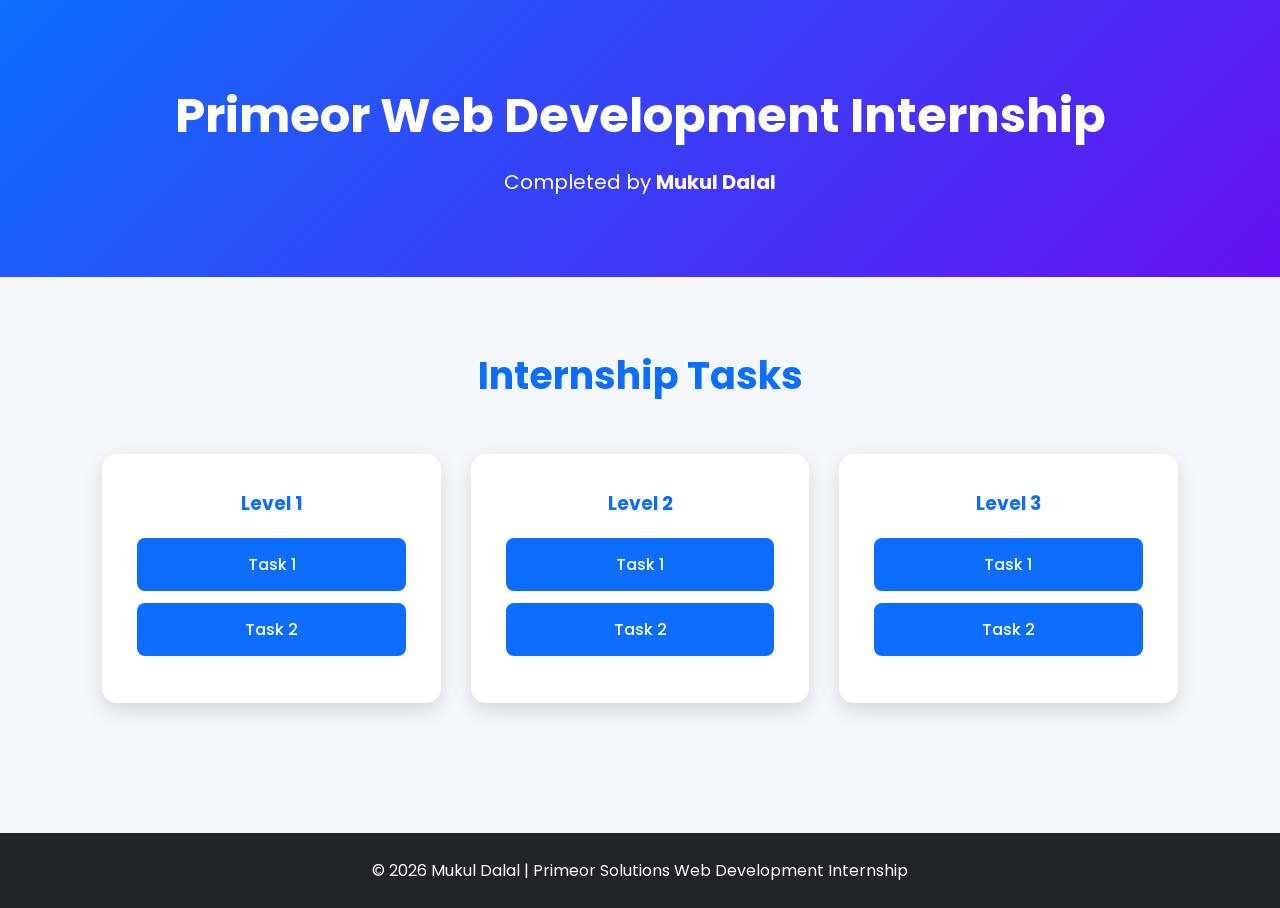
<file: index.html>
<!DOCTYPE html>
<html lang="en">

<head>
    <meta charset="UTF-8">
    <meta name="viewport" content="width=device-width, initial-scale=1.0">
    <title>Primeor Web Development Internship</title>

    <link rel="stylesheet" href="style.css">

    <link rel="preconnect" href="https://fonts.googleapis.com">
    <link rel="preconnect" href="https://fonts.gstatic.com" crossorigin>

    <link href="https://fonts.googleapis.com/css2?family=Poppins:wght@300;400;500;600;700&display=swap"
        rel="stylesheet">
</head>

<body>

    <header>

        <h1>Primeor Web Development Internship</h1>

        <p>
            Completed by <strong>Mukul Dalal</strong>
        </p>

    </header>

    <section class="projects">

        <h2>Internship Tasks</h2>

        <div class="cards">

            <div class="card">

                <h3>Level 1</h3>

                <a href="Level-1/Task-1/index.html">Task 1</a>

                <a href="Level-1/Task-2/index.html">Task 2</a>

            </div>

            <div class="card">

                <h3>Level 2</h3>

                <a href="Level-2/Task-1/index.html">Task 1</a>

                <a href="Level-2/Task-2/index.html">Task 2</a>

            </div>

            <div class="card">

                <h3>Level 3</h3>

                <a href="Level-3/Task-1/index.html">Task 1</a>

                <a href="Level-3/Task-2/index.html">Task 2</a>

            </div>

        </div>

    </section>

    <footer>

        <p>
            © 2026 Mukul Dalal | Primeor Solutions Web Development Internship
        </p>

    </footer>

</body>

</html>
</file>
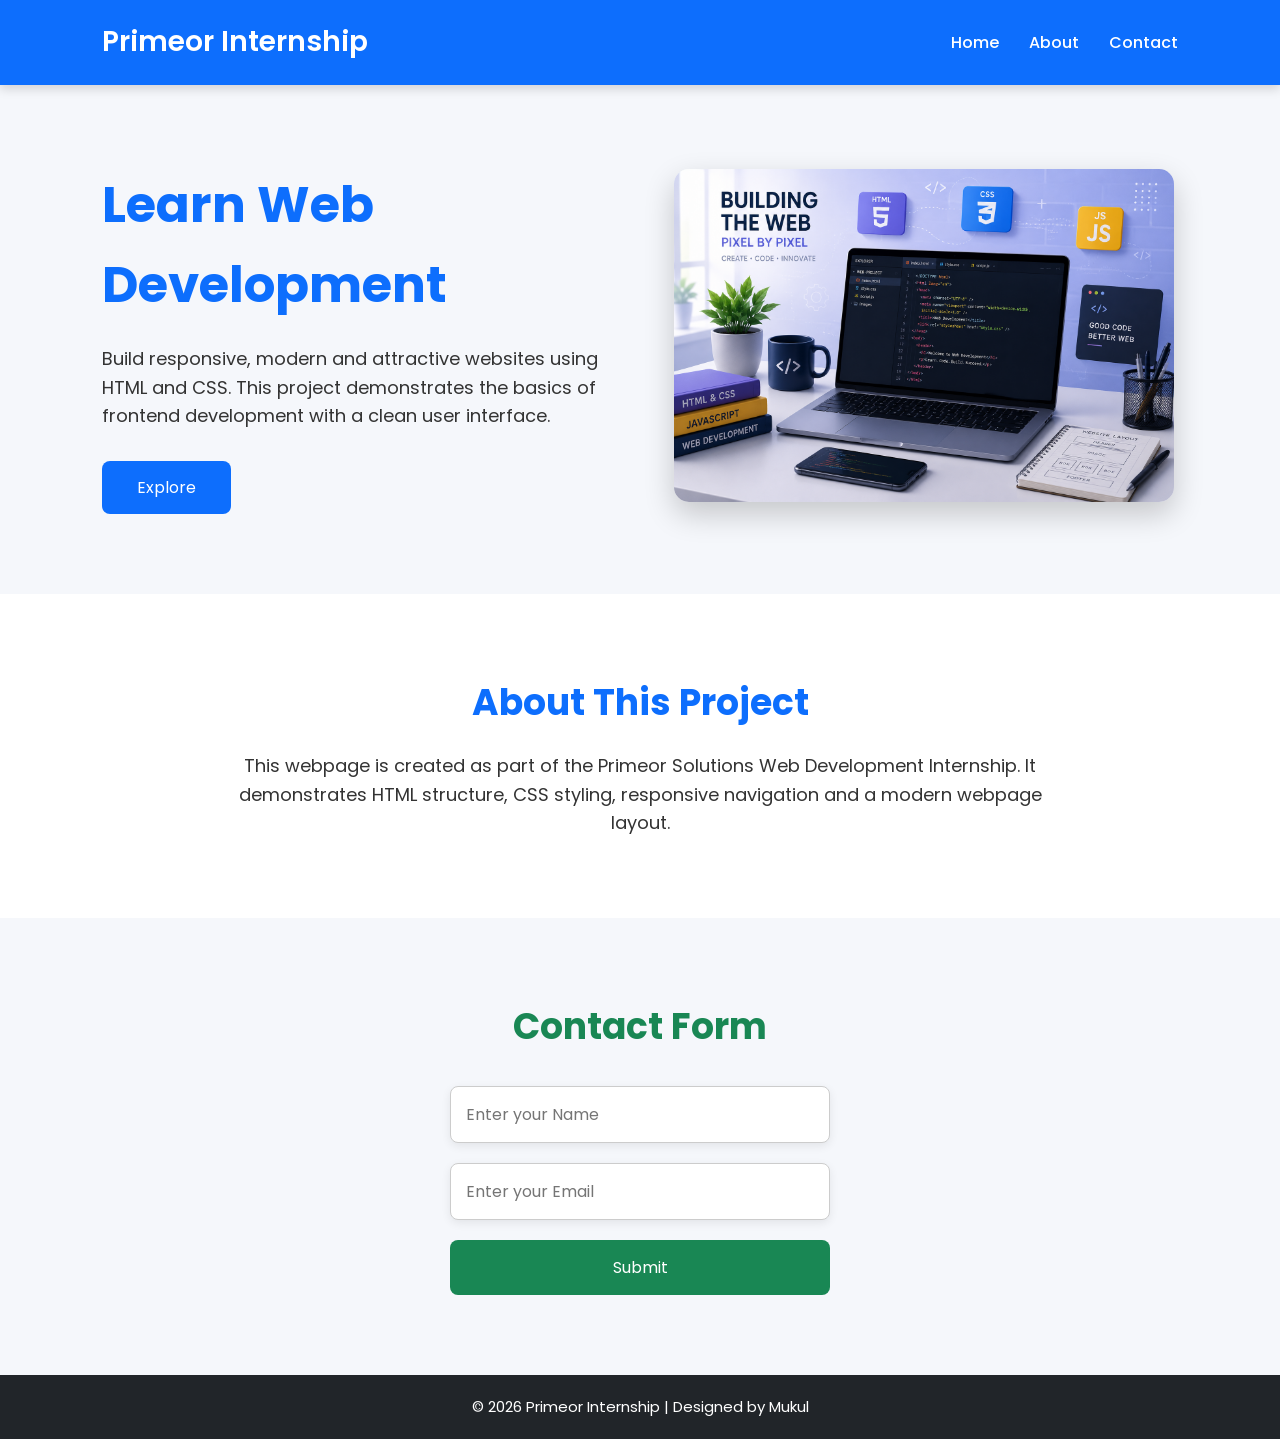
<file: Level-1/Task-1/index.html>
<!DOCTYPE html>
<html lang="en">

<head>
    <meta charset="UTF-8">
    <meta name="viewport" content="width=device-width, initial-scale=1.0">

    <title>Web Development</title>

    <link rel="stylesheet" href="style.css">

    <link rel="preconnect" href="https://fonts.googleapis.com">
    <link rel="preconnect" href="https://fonts.gstatic.com" crossorigin>

    <link href="https://fonts.googleapis.com/css2?family=Poppins:wght@300;400;500;600;700&display=swap"
        rel="stylesheet">
</head>

<body>

    <nav>

        <h2>Primeor Internship</h2>

        <ul>

            <li><a href="#">Home</a></li>

            <li><a href="#about">About</a></li>

            <li><a href="#contact">Contact</a></li>

        </ul>

    </nav>

    <section class="hero">

        <div class="content">

            <h1>Learn Web Development</h1>

            <p>
                Build responsive, modern and attractive websites using
                HTML and CSS. This project demonstrates the basics of
                frontend development with a clean user interface.
            </p>

            <button>Explore</button>

        </div>

        <div class="image">

            <img src="images/web-dev.png" alt="Web Development">

        </div>

    </section>

    <section id="about" class="about">

        <h2>About This Project</h2>

        <p>

            This webpage is created as part of the Primeor Solutions
            Web Development Internship. It demonstrates HTML structure,
            CSS styling, responsive navigation and a modern webpage layout.

        </p>

    </section>

    <section id="contact" class="contact">

        <h2>Contact Form</h2>

        <form>

            <input type="text" placeholder="Enter your Name" required>

            <input type="email" placeholder="Enter your Email" required>

            <button type="submit">
                Submit
            </button>

        </form>

    </section>

    <footer>

        <p>© 2026 Primeor Internship | Designed by Mukul</p>

    </footer>

</body>

</html>
</file>
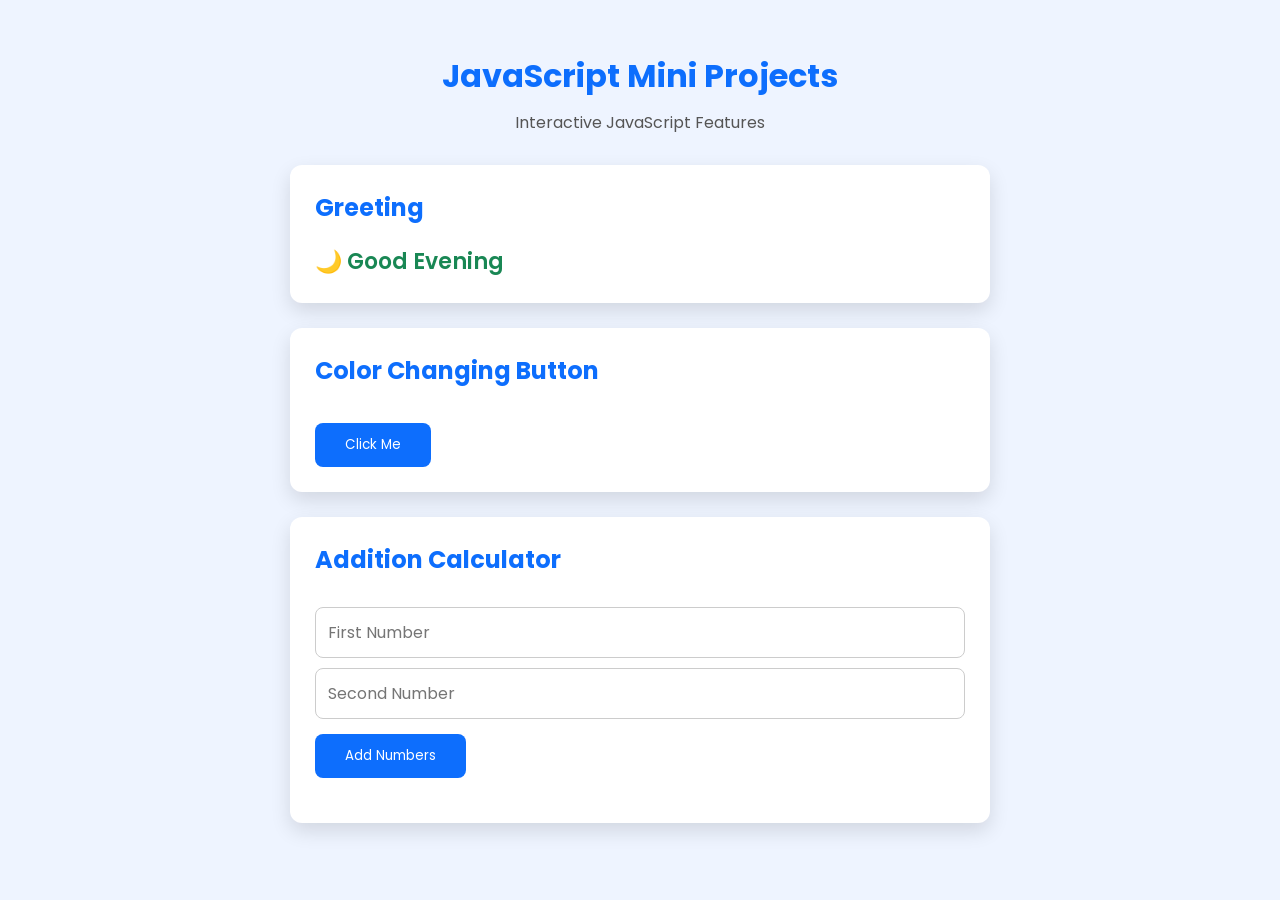
<file: Level-1/Task-2/index.html>
<!DOCTYPE html>
<html lang="en">
<head>
    <meta charset="UTF-8">
    <meta name="viewport" content="width=device-width, initial-scale=1.0">
    <title>JavaScript Task</title>

    <link rel="stylesheet" href="style.css">

    <link href="https://fonts.googleapis.com/css2?family=Poppins:wght@300;400;600;700&display=swap" rel="stylesheet">
</head>
<body>

<div class="container">

    <h1>JavaScript Mini Projects</h1>

    <p class="subtitle">
        Interactive JavaScript Features
    </p>

    <!-- Greeting -->

    <div class="card">

        <h2>Greeting</h2>

        <p id="greeting"></p>

    </div>

    <!-- Color Button -->

    <div class="card">

        <h2>Color Changing Button</h2>

        <button id="colorBtn">
            Click Me
        </button>

    </div>

    <!-- Calculator -->

    <div class="card">

        <h2>Addition Calculator</h2>

        <input
            type="number"
            id="num1"
            placeholder="First Number">

        <input
            type="number"
            id="num2"
            placeholder="Second Number">

        <button onclick="calculate()">
            Add Numbers
        </button>

        <h3 id="result"></h3>

    </div>

</div>

<script src="script.js"></script>

</body>
</html>
</file>
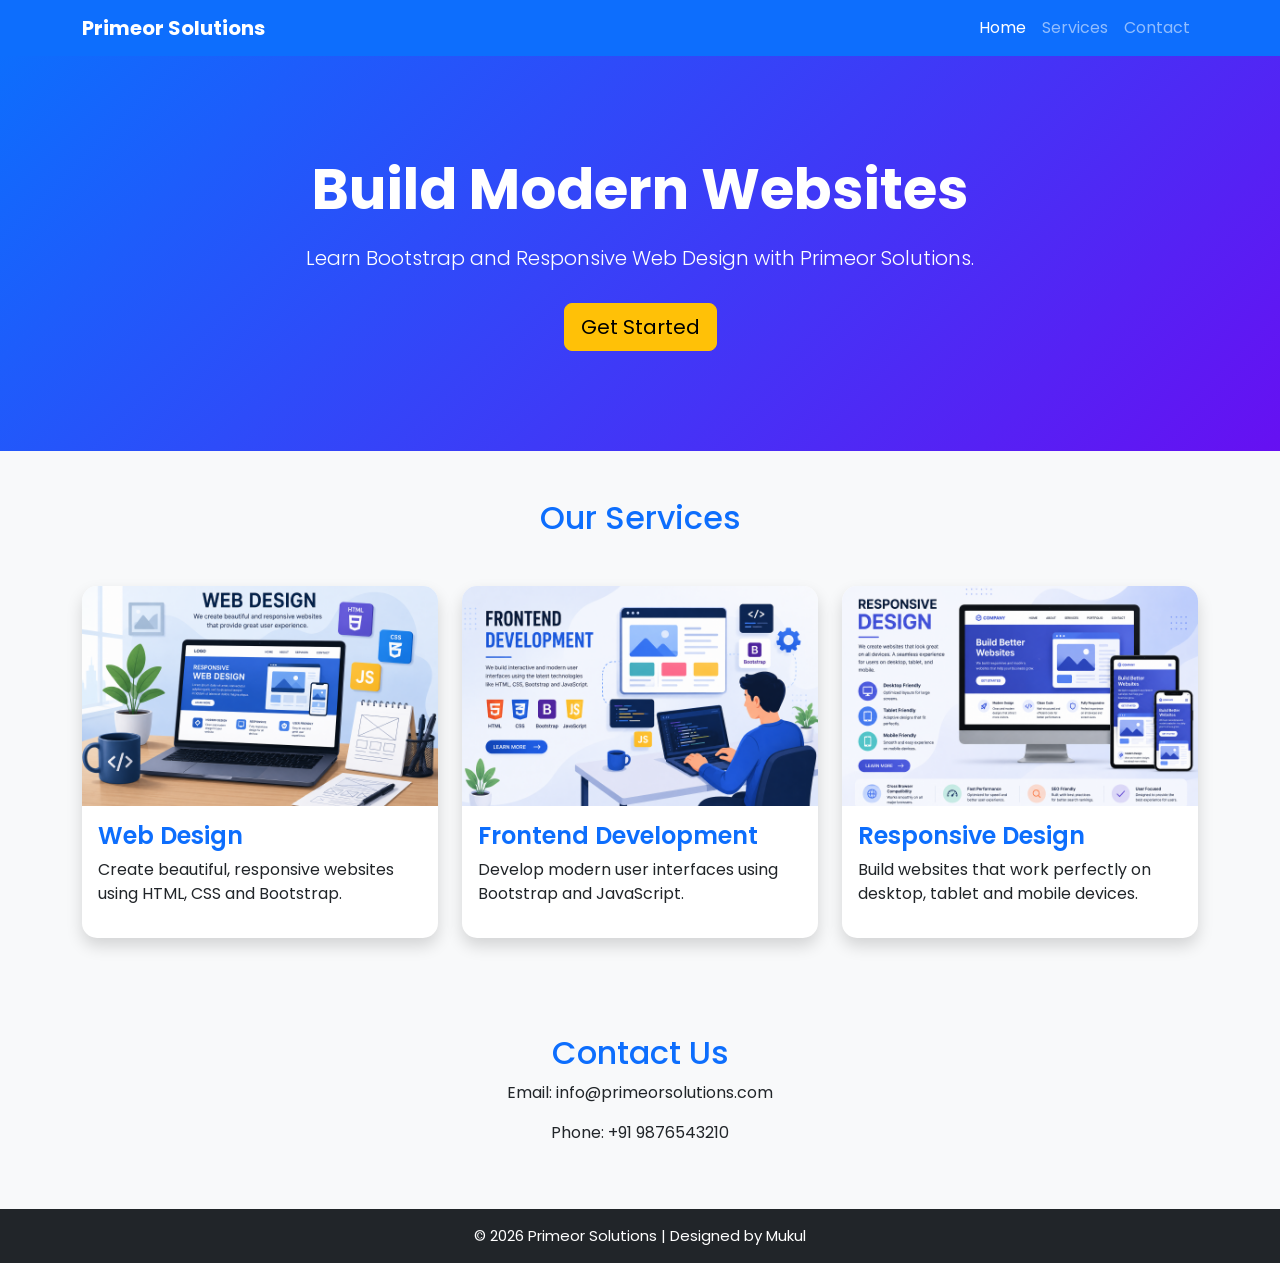
<file: Level-2/Task-1/index.html>
<!DOCTYPE html>
<html lang="en">

<head>

<meta charset="UTF-8">
<meta name="viewport" content="width=device-width, initial-scale=1.0">

<title>Primeor Solutions</title>

<link href="https://cdn.jsdelivr.net/npm/bootstrap@5.3.3/dist/css/bootstrap.min.css" rel="stylesheet">

<link rel="stylesheet" href="style.css">

<link href="https://fonts.googleapis.com/css2?family=Poppins:wght@300;400;500;600;700&display=swap" rel="stylesheet">

</head>

<body>

<!-- Navbar -->

<nav class="navbar navbar-expand-lg navbar-dark bg-primary">

<div class="container">

<a class="navbar-brand fw-bold" href="#">Primeor Solutions</a>

<button class="navbar-toggler" type="button" data-bs-toggle="collapse" data-bs-target="#navbarNav">

<span class="navbar-toggler-icon"></span>

</button>

<div class="collapse navbar-collapse" id="navbarNav">

<ul class="navbar-nav ms-auto">

<li class="nav-item">

<a class="nav-link active" href="#">Home</a>

</li>

<li class="nav-item">

<a class="nav-link" href="#services">Services</a>

</li>

<li class="nav-item">

<a class="nav-link" href="#contact">Contact</a>

</li>

</ul>

</div>

</div>

</nav>

<!-- Hero -->

<section class="hero text-center text-white">

<div class="container">

<h1 class="display-4 fw-bold">

Build Modern Websites

</h1>

<p class="lead">

Learn Bootstrap and Responsive Web Design with Primeor Solutions.

</p>

<a href="#services" class="btn btn-warning btn-lg">

Get Started

</a>

</div>

</section>

<!-- Services -->

<section id="services" class="py-5">

<div class="container">

<h2 class="text-center mb-5 text-primary">

Our Services

</h2>

<div class="row g-4">

<div class="col-md-4">

<div class="card h-100 shadow">

<img src="images/service1.png" class="card-img-top" alt="Web Design">

<div class="card-body">

<h4 class="card-title">

Web Design

</h4>

<p>

Create beautiful, responsive websites using HTML, CSS and Bootstrap.

</p>

</div>

</div>

</div>

<div class="col-md-4">

<div class="card h-100 shadow">

<img src="images/service2.png" class="card-img-top" alt="Frontend">

<div class="card-body">

<h4 class="card-title">

Frontend Development

</h4>

<p>

Develop modern user interfaces using Bootstrap and JavaScript.

</p>

</div>

</div>

</div>

<div class="col-md-4">

<div class="card h-100 shadow">

<img src="images/service3.png" class="card-img-top" alt="Responsive">

<div class="card-body">

<h4 class="card-title">

Responsive Design

</h4>

<p>

Build websites that work perfectly on desktop, tablet and mobile devices.

</p>

</div>

</div>

</div>

</div>

</div>

</section>

<!-- Contact -->

<section id="contact" class="bg-light py-5">

<div class="container text-center">

<h2 class="text-primary">

Contact Us

</h2>

<p>

Email: info@primeorsolutions.com

</p>

<p>

Phone: +91 9876543210

</p>

</div>

</section>

<!-- Footer -->

<footer class="bg-dark text-white text-center p-3">

© 2026 Primeor Solutions | Designed by Mukul

</footer>

<script src="https://cdn.jsdelivr.net/npm/bootstrap@5.3.3/dist/js/bootstrap.bundle.min.js"></script>

</body>

</html>
</file>
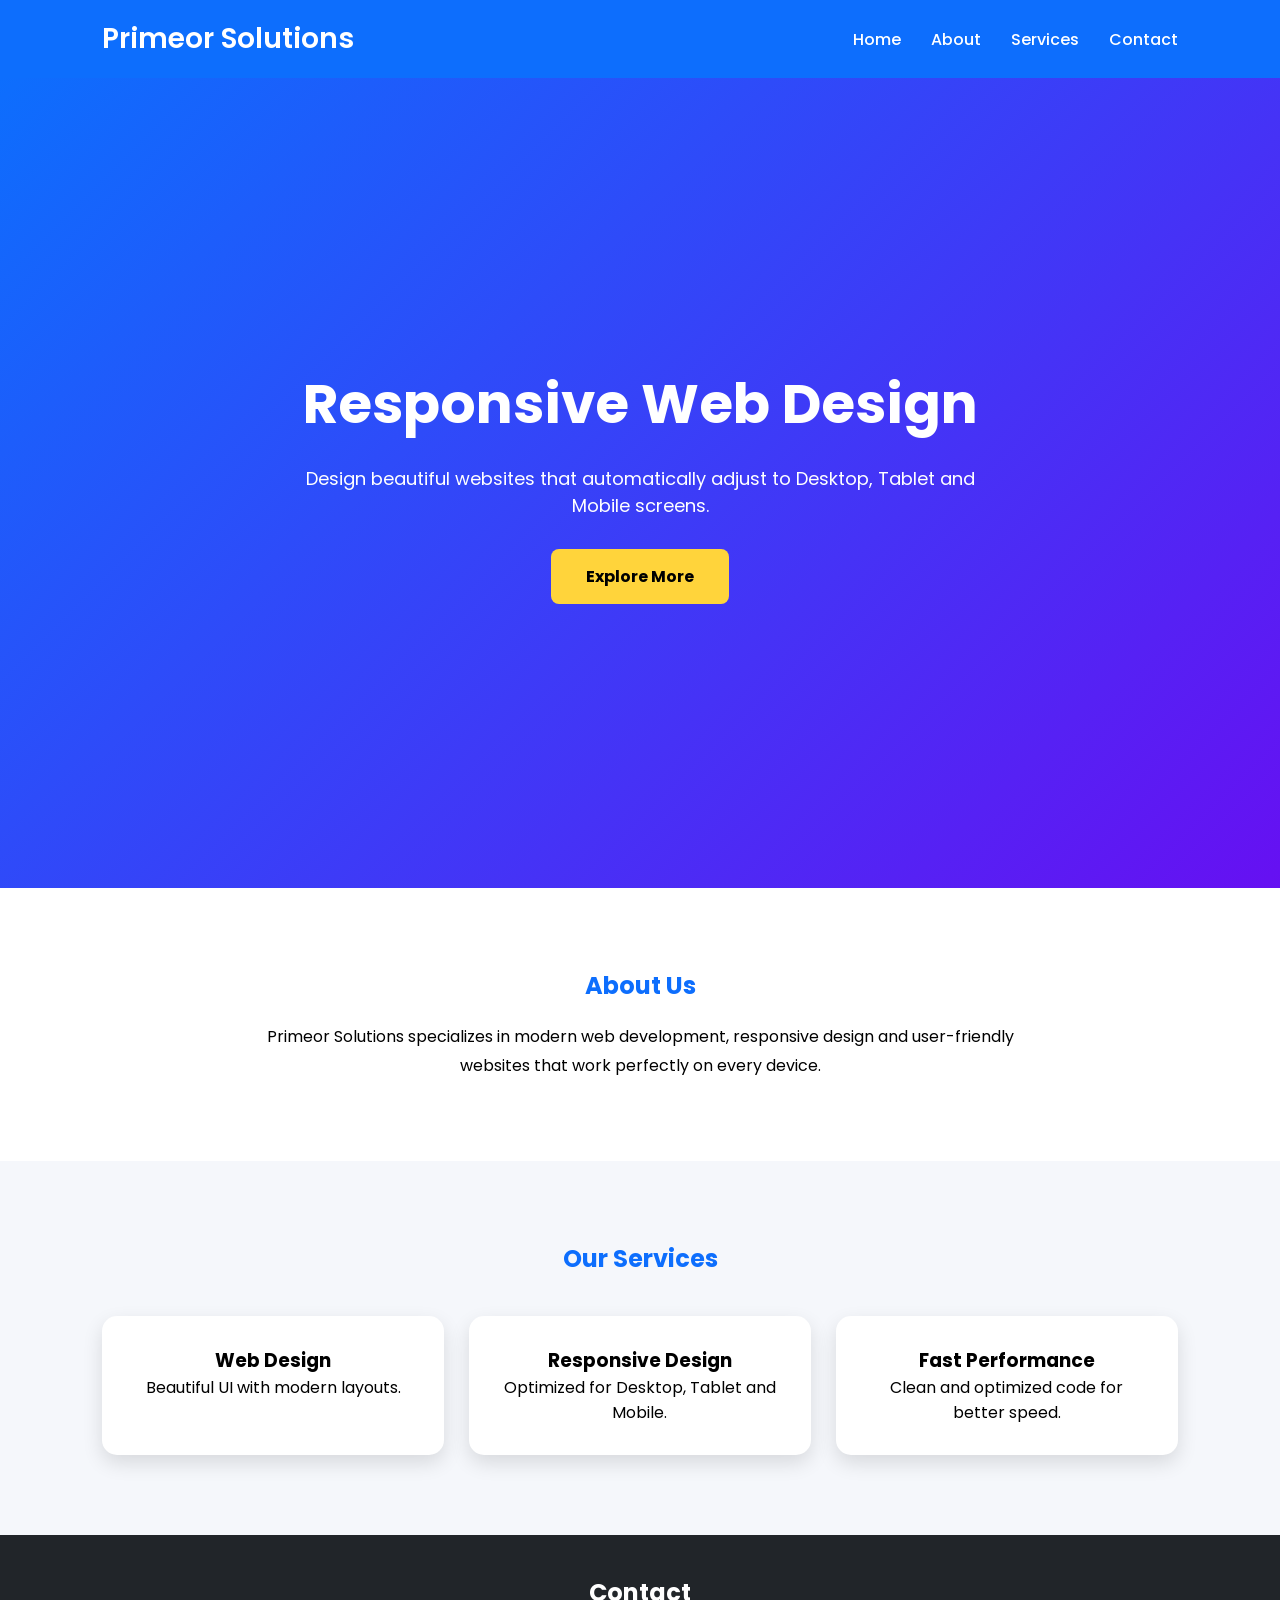
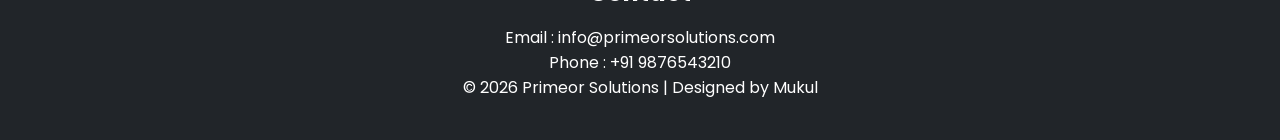
<file: Level-2/Task-2/index.html>
<!DOCTYPE html>
<html lang="en">

<head>

<meta charset="UTF-8">
<meta name="viewport" content="width=device-width, initial-scale=1.0">

<title>Responsive Website</title>

<link rel="preconnect" href="https://fonts.googleapis.com">
<link rel="preconnect" href="https://fonts.gstatic.com" crossorigin>

<link href="https://fonts.googleapis.com/css2?family=Poppins:wght@300;400;500;600;700&display=swap" rel="stylesheet">

<link rel="stylesheet" href="style.css">

</head>

<body>

<nav>

<div class="logo">
Primeor Solutions
</div>

<div class="menu-btn" id="menuBtn">
&#9776;
</div>

<ul class="nav-links" id="navLinks">

<li><a href="#home">Home</a></li>

<li><a href="#about">About</a></li>

<li><a href="#services">Services</a></li>

<li><a href="#contact">Contact</a></li>

</ul>

</nav>

<section id="home" class="hero">

<h1>Responsive Web Design</h1>

<p>

Design beautiful websites that automatically adjust
to Desktop, Tablet and Mobile screens.

</p>

<button onclick="document.getElementById('services').scrollIntoView({behavior:'smooth'})">

Explore More

</button>

</section>

<section id="about" class="about">

<h2>About Us</h2>

<p>

Primeor Solutions specializes in modern web development,
responsive design and user-friendly websites that work
perfectly on every device.

</p>

</section>

<section id="services" class="services">

<h2>

Our Services

</h2>

<div class="cards">

<div class="card">

<h3>Web Design</h3>

<p>

Beautiful UI with modern layouts.

</p>

</div>

<div class="card">

<h3>Responsive Design</h3>

<p>

Optimized for Desktop, Tablet and Mobile.

</p>

</div>

<div class="card">

<h3>Fast Performance</h3>

<p>

Clean and optimized code for better speed.

</p>

</div>

</div>

</section>

<footer id="contact">

<h2>Contact</h2>

<p>Email : info@primeorsolutions.com</p>

<p>Phone : +91 9876543210</p>

<p>

© 2026 Primeor Solutions | Designed by Mukul

</p>

</footer>

<script src="script.js"></script>

</body>

</html>
</file>
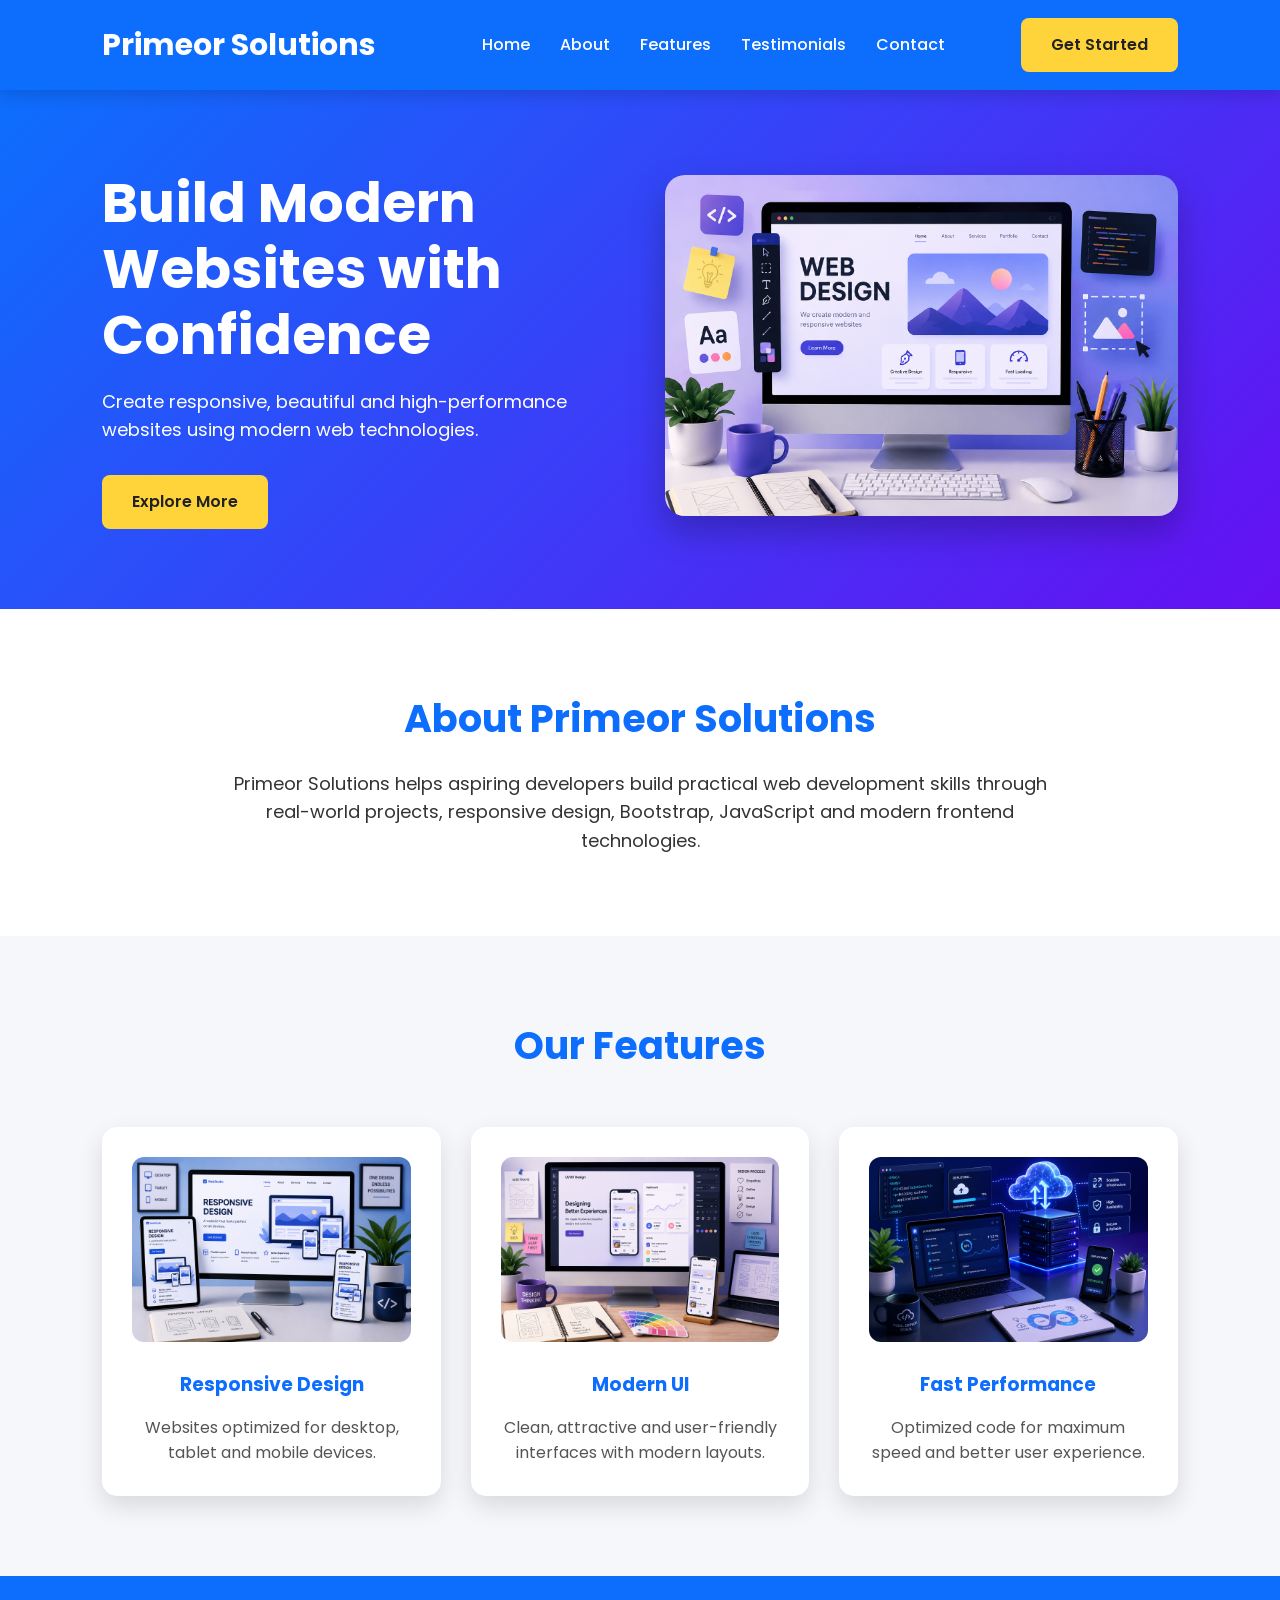
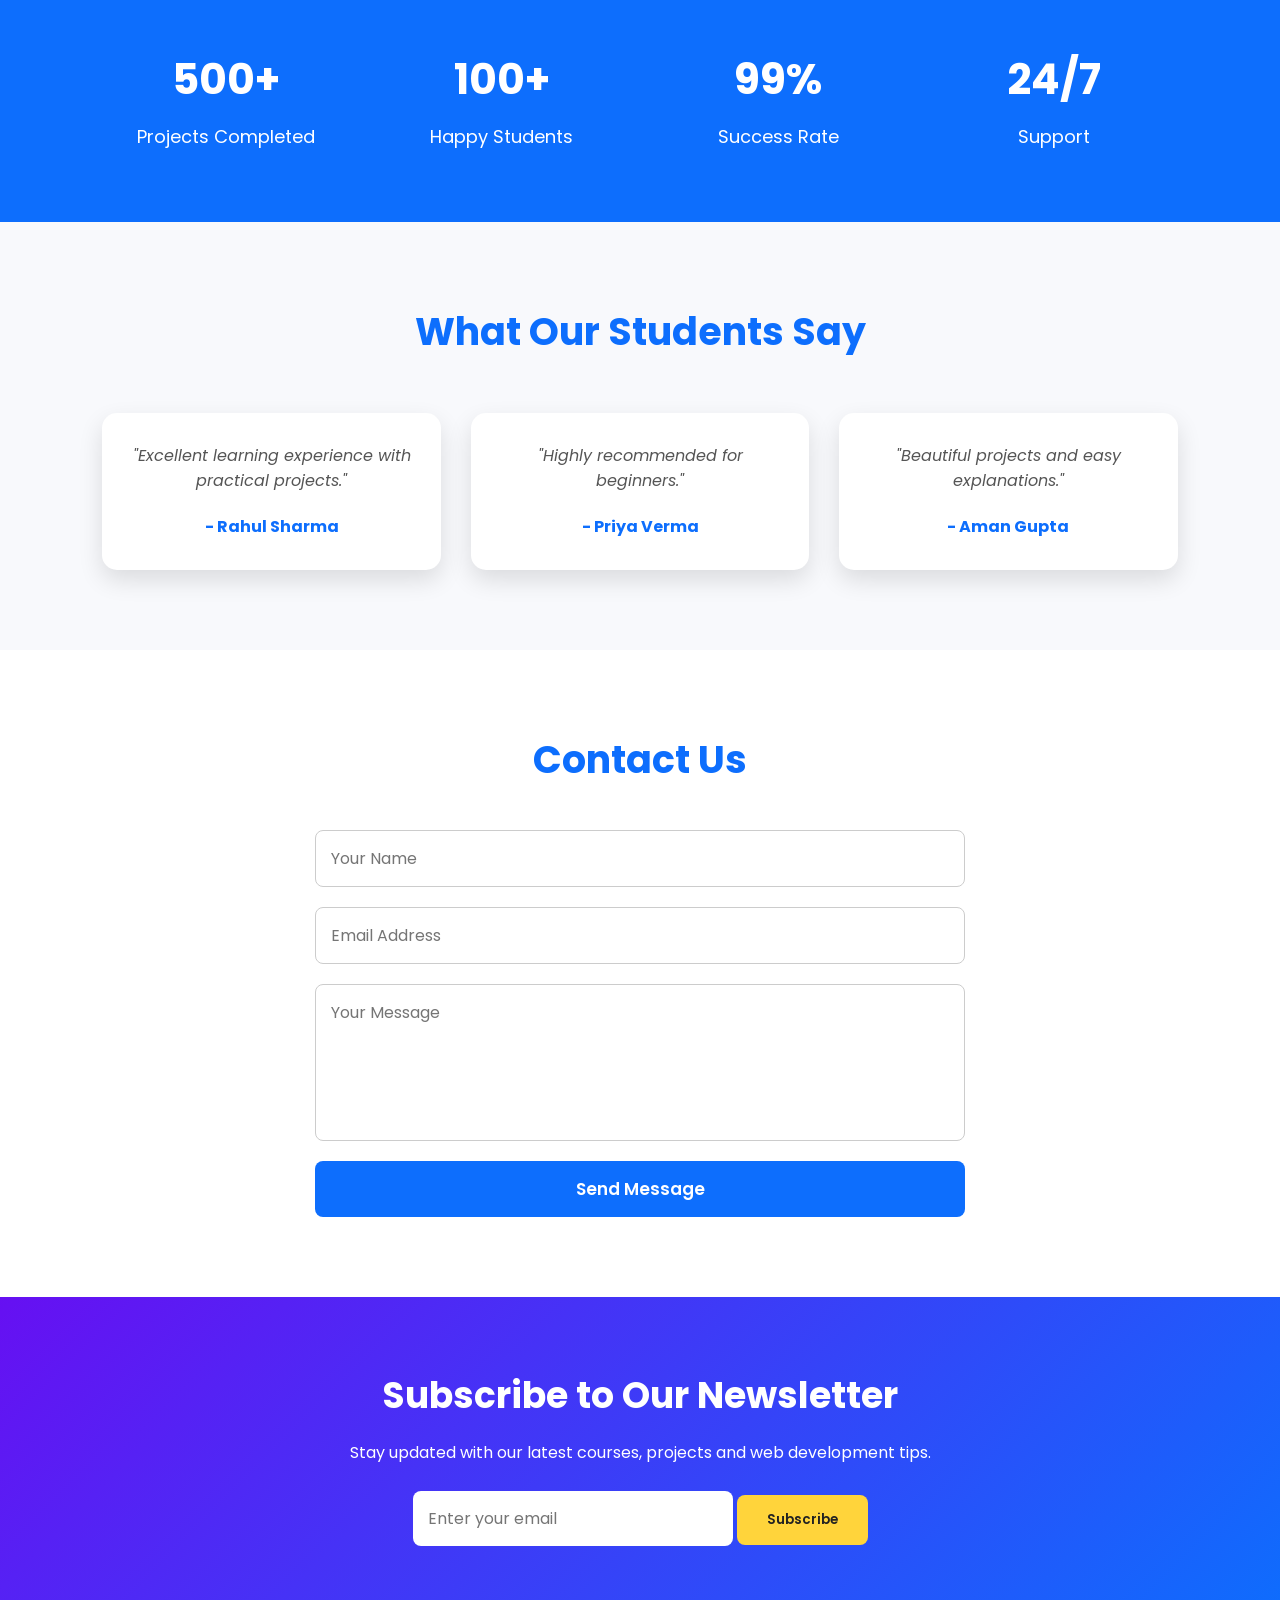
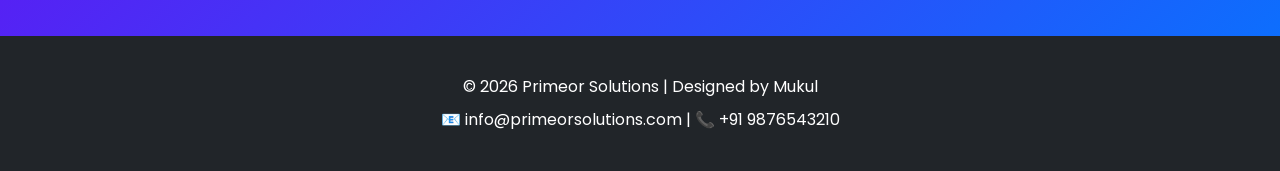
<file: Level-3/Task-2/index.html>
<!DOCTYPE html>
<html lang="en">

<head>
    <meta charset="UTF-8">
    <meta name="viewport" content="width=device-width, initial-scale=1.0">
    <title>Primeor Solutions</title>

    <link rel="stylesheet" href="style.css">

    <link rel="preconnect" href="https://fonts.googleapis.com">
    <link rel="preconnect" href="https://fonts.gstatic.com" crossorigin>

    <link href="https://fonts.googleapis.com/css2?family=Poppins:wght@300;400;500;600;700&display=swap"
        rel="stylesheet">
</head>

<body>

    <!-- Navigation -->

    <nav>

        <div class="logo">
            Primeor Solutions
        </div>

        <div class="menu-btn" id="menuBtn">
            &#9776;
        </div>

        <ul class="nav-links" id="navLinks">

            <li><a href="#home">Home</a></li>

            <li><a href="#about">About</a></li>

            <li><a href="#features">Features</a></li>

            <li><a href="#testimonials">Testimonials</a></li>

            <li><a href="#contact">Contact</a></li>

        </ul>

        <a href="#contact" class="btn-nav">Get Started</a>

    </nav>

    <!-- Hero Section -->

    <section class="hero" id="home">

        <div class="hero-text">

            <h1>Build Modern Websites with Confidence</h1>

            <p>
                Create responsive, beautiful and high-performance websites
                using modern web technologies.
            </p>

            <a href="#features" class="btn">
                Explore More
            </a>

        </div>

        <div class="hero-image">

            <img src="images/img1.png" alt="Web Development Illustration">

        </div>

    </section>

    <!-- About -->

    <section class="about" id="about">

        <h2>About Primeor Solutions</h2>

        <p>
            Primeor Solutions helps aspiring developers build practical web
            development skills through real-world projects, responsive design,
            Bootstrap, JavaScript and modern frontend technologies.
        </p>

    </section>

    <!-- Features -->

    <section class="features" id="features">

        <h2>Our Features</h2>

        <div class="feature-container">

            <div class="feature-card">

                <img src="images/img3.png" alt="Responsive Design">

                <h3>Responsive Design</h3>

                <p>
                    Websites optimized for desktop, tablet and mobile devices.
                </p>

            </div>

            <div class="feature-card">

                <img src="images/img4.png" alt="Modern UI">

                <h3>Modern UI</h3>

                <p>
                    Clean, attractive and user-friendly interfaces with modern layouts.
                </p>

            </div>

            <div class="feature-card">

                <img src="images/img5.png" alt="Fast Performance">

                <h3>Fast Performance</h3>

                <p>
                    Optimized code for maximum speed and better user experience.
                </p>

            </div>

        </div>

    </section>

    <!-- Statistics -->

    <section class="stats">

        <div>
            <h2>500+</h2>
            <p>Projects Completed</p>
        </div>

        <div>
            <h2>100+</h2>
            <p>Happy Students</p>
        </div>

        <div>
            <h2>99%</h2>
            <p>Success Rate</p>
        </div>

        <div>
            <h2>24/7</h2>
            <p>Support</p>
        </div>

    </section>

    <!-- Testimonials -->

    <section class="testimonials" id="testimonials">

        <h2>What Our Students Say</h2>

        <div class="testimonial-container">

            <div class="testimonial">

                <p>
                    "Excellent learning experience with practical projects."
                </p>

                <h4>- Rahul Sharma</h4>

            </div>

            <div class="testimonial">

                <p>
                    "Highly recommended for beginners."
                </p>

                <h4>- Priya Verma</h4>

            </div>

            <div class="testimonial">

                <p>
                    "Beautiful projects and easy explanations."
                </p>

                <h4>- Aman Gupta</h4>

            </div>

        </div>

    </section>

    <!-- Contact -->

    <section class="contact" id="contact">

        <h2>Contact Us</h2>

        <form>

            <input type="text" placeholder="Your Name" required>

            <input type="email" placeholder="Email Address" required>

            <textarea placeholder="Your Message" rows="5" required></textarea>

            <button type="submit">
                Send Message
            </button>

        </form>

    </section>

    <!-- Newsletter -->

    <section class="newsletter">

        <h2>Subscribe to Our Newsletter</h2>

        <p>
            Stay updated with our latest courses, projects and web development tips.
        </p>

        <input type="email" placeholder="Enter your email">

        <button type="button">
            Subscribe
        </button>

    </section>

    <!-- Footer -->

    <footer>

        <p>
            © 2026 Primeor Solutions | Designed by Mukul
        </p>

        <p>
            📧 info@primeorsolutions.com |
            📞 +91 9876543210
        </p>

    </footer>

    <script src="script.js"></script>

</body>

</html>
</file>
<file: style.css>
*{
    margin:0;
    padding:0;
    box-sizing:border-box;
    font-family:'Poppins',sans-serif;
}

body{
    background:#f4f7fb;
    color:#333;
}

header{
    background:linear-gradient(135deg,#0d6efd,#6610f2);
    color:white;
    text-align:center;
    padding:80px 20px;
}

header h1{
    font-size:48px;
    margin-bottom:15px;
}

header p{
    font-size:20px;
}

.projects{
    padding:70px 8%;
    text-align:center;
}

.projects h2{
    font-size:38px;
    color:#0d6efd;
    margin-bottom:50px;
}

.cards{
    display:grid;
    grid-template-columns:repeat(auto-fit,minmax(280px,1fr));
    gap:30px;
}

.card{
    background:white;
    padding:35px;
    border-radius:15px;
    box-shadow:0 8px 20px rgba(0,0,0,.12);
    transition:.3s;
}

.card:hover{
    transform:translateY(-8px);
}

.card h3{
    color:#0d6efd;
    margin-bottom:20px;
}

.card a{
    display:block;
    text-decoration:none;
    background:#0d6efd;
    color:white;
    padding:14px;
    margin:12px 0;
    border-radius:8px;
    transition:.3s;
    font-weight:500;
}

.card a:hover{
    background:#6610f2;
}

footer{
    margin-top:60px;
    background:#212529;
    color:white;
    text-align:center;
    padding:25px;
}

@media(max-width:768px){

header h1{
    font-size:34px;
}

.projects{
    padding:50px 20px;
}

.projects h2{
    font-size:30px;
}

}
</file>
<file: Level-1/Task-1/style.css>
/* Google Font */
*{
    margin:0;
    padding:0;
    box-sizing:border-box;
    font-family:'Poppins',sans-serif;
}

html{
    scroll-behavior:smooth;
}

body{
    background:#f5f7fb;
    color:#333;
    line-height:1.6;
}

/* Navigation */
nav{
    display:flex;
    justify-content:space-between;
    align-items:center;
    padding:20px 8%;
    background:#0d6efd;
    color:white;
    position:sticky;
    top:0;
    z-index:1000;
    box-shadow:0 4px 10px rgba(0,0,0,.15);
}

nav h2{
    font-size:28px;
    font-weight:600;
}

nav ul{
    display:flex;
    list-style:none;
}

nav ul li{
    margin-left:30px;
}

nav ul li a{
    text-decoration:none;
    color:white;
    font-weight:500;
    transition:.3s;
}

nav ul li a:hover{
    color:#ffd43b;
}

/* Hero Section */
.hero{
    display:flex;
    justify-content:space-between;
    align-items:center;
    gap:60px;
    padding:80px 8%;
}

.content{
    flex:1;
}

.content h1{
    font-size:50px;
    color:#0d6efd;
    margin-bottom:20px;
}

.content p{
    font-size:18px;
    margin-bottom:30px;
}

.content button{
    padding:14px 35px;
    background:#0d6efd;
    color:white;
    border:none;
    border-radius:8px;
    cursor:pointer;
    font-size:16px;
    transition:.3s;
}

.content button:hover{
    background:#084298;
    transform:translateY(-2px);
}

/* Image */
.image{
    flex:1;
    text-align:center;
}

.image img{
    width:100%;
    max-width:500px;
    border-radius:15px;
    box-shadow:0 12px 30px rgba(0,0,0,.2);
    transition:.4s;
}

.image img:hover{
    transform:scale(1.03);
}

/* About Section */
.about{
    background:white;
    padding:80px 8%;
    text-align:center;
}

.about h2{
    color:#0d6efd;
    font-size:36px;
    margin-bottom:20px;
}

.about p{
    max-width:850px;
    margin:auto;
    font-size:18px;
}

/* Contact Section */
.contact{
    padding:80px 8%;
    text-align:center;
}

.contact h2{
    color:#198754;
    margin-bottom:30px;
    font-size:36px;
}

form{
    width:380px;
    margin:auto;
    display:flex;
    flex-direction:column;
    gap:20px;
}

input{
    padding:15px;
    border:1px solid #ccc;
    border-radius:8px;
    outline:none;
    font-size:16px;
    transition:.3s;
    box-shadow:0 3px 10px rgba(0,0,0,.08);
}

input:focus{
    border-color:#0d6efd;
    box-shadow:0 0 8px rgba(13,110,253,.3);
}

form button{
    padding:15px;
    border:none;
    background:#198754;
    color:white;
    border-radius:8px;
    cursor:pointer;
    font-size:16px;
    transition:.3s;
}

form button:hover{
    background:#146c43;
    transform:translateY(-2px);
}

/* Footer */
footer{
    background:#212529;
    color:white;
    text-align:center;
    padding:20px;
    font-size:15px;
}

/* Responsive Design */
@media(max-width:992px){

    .hero{
        flex-direction:column;
        text-align:center;
    }

    .content h1{
        font-size:40px;
    }

    .image img{
        max-width:400px;
    }

}

@media(max-width:768px){

    nav{
        flex-direction:column;
        padding:20px;
    }

    nav ul{
        margin-top:15px;
        gap:20px;
    }

    nav ul li{
        margin-left:0;
    }

    .hero{
        padding:60px 20px;
    }

    .about,
    .contact{
        padding:60px 20px;
    }

    .content h1{
        font-size:34px;
    }

    .about h2,
    .contact h2{
        font-size:30px;
    }

    form{
        width:100%;
    }

}

@media(max-width:480px){

    .content h1{
        font-size:28px;
    }

    .content p{
        font-size:16px;
    }

    nav h2{
        font-size:22px;
    }

}
</file>
<file: Level-1/Task-2/style.css>
*{
    margin:0;
    padding:0;
    box-sizing:border-box;
    font-family:'Poppins',sans-serif;
}

body{

    background:#eef4ff;

    display:flex;

    justify-content:center;

    align-items:center;

    min-height:100vh;

}

.container{

    width:90%;
    max-width:700px;

}

h1{

    text-align:center;

    color:#0d6efd;

    margin-bottom:10px;

}

.subtitle{

    text-align:center;

    margin-bottom:30px;

    color:#555;

}

.card{

    background:white;

    padding:25px;

    margin-bottom:25px;

    border-radius:12px;

    box-shadow:0 8px 20px rgba(0,0,0,.12);

}

.card h2{

    margin-bottom:20px;

    color:#0d6efd;

}

button{

    margin-top:15px;

    padding:12px 30px;

    background:#0d6efd;

    color:white;

    border:none;

    border-radius:8px;

    cursor:pointer;

    transition:.3s;

}

button:hover{

    transform:translateY(-2px);

}

input{

    width:100%;

    margin-top:10px;

    padding:12px;

    border:1px solid #ccc;

    border-radius:8px;

    font-size:16px;

}

#greeting{

    font-size:22px;

    font-weight:600;

    color:#198754;

}

#result{

    margin-top:20px;

    color:#dc3545;

}
</file>
<file: Level-2/Task-1/style.css>
*{

font-family:'Poppins',sans-serif;

}

body{

background:#f8f9fa;

}

.hero{

background:linear-gradient(135deg,#0d6efd,#6610f2);

padding:100px 20px;

}

.hero h1{

margin-bottom:20px;

}

.hero p{

margin-bottom:30px;

}

.card{

transition:.3s;

border:none;

border-radius:15px;

overflow:hidden;

}

.card:hover{

transform:translateY(-10px);

}

.card img{

height:220px;

object-fit:cover;

}

.card-title{

color:#0d6efd;

font-weight:600;

}

footer{

font-size:15px;

}

@media(max-width:768px){

.hero{

padding:70px 20px;

}

.hero h1{

font-size:2.2rem;

}

}
</file>
<file: Level-2/Task-2/style.css>
*{
margin:0;
padding:0;
box-sizing:border-box;
font-family:'Poppins',sans-serif;
}

html{
scroll-behavior:smooth;
}

body{
background:#f5f7fb;
}

/* NAVBAR */

nav{
display:flex;
justify-content:space-between;
align-items:center;
padding:18px 8%;
background:#0d6efd;
color:white;
position:sticky;
top:0;
z-index:999;
}

.logo{
font-size:28px;
font-weight:600;
}

.nav-links{
display:flex;
list-style:none;
}

.nav-links li{
margin-left:30px;
}

.nav-links a{
color:white;
text-decoration:none;
font-weight:500;
transition:.3s;
}

.nav-links a:hover{
color:#ffd43b;
}

.menu-btn{
display:none;
font-size:34px;
cursor:pointer;
}

/* HERO */

.hero{
height:90vh;
display:flex;
flex-direction:column;
justify-content:center;
align-items:center;
text-align:center;
background:linear-gradient(135deg,#0d6efd,#6610f2);
color:white;
padding:20px;
}

.hero h1{
font-size:55px;
margin-bottom:20px;
}

.hero p{
max-width:700px;
font-size:18px;
}

.hero button{
margin-top:30px;
padding:15px 35px;
border:none;
background:#ffd43b;
border-radius:8px;
cursor:pointer;
font-size:16px;
font-weight:bold;
transition:.3s;
}

.hero button:hover{
transform:scale(1.05);
}

/* ABOUT */

.about{
padding:80px 8%;
text-align:center;
background:white;
}

.about h2{
color:#0d6efd;
margin-bottom:20px;
}

.about p{
max-width:800px;
margin:auto;
line-height:1.8;
}

/* SERVICES */

.services{
padding:80px 8%;
text-align:center;
}

.services h2{
margin-bottom:40px;
color:#0d6efd;
}

.cards{
display:grid;
grid-template-columns:repeat(3,1fr);
gap:25px;
}

.card{
background:white;
padding:30px;
border-radius:15px;
box-shadow:0 8px 20px rgba(0,0,0,.12);
transition:.3s;
}

.card:hover{
transform:translateY(-10px);
}

/* FOOTER */

footer{
background:#212529;
color:white;
padding:40px;
text-align:center;
}

footer h2{
margin-bottom:15px;
}

/* TABLET */

@media(max-width:992px){

.cards{
grid-template-columns:repeat(2,1fr);
}

.hero h1{
font-size:42px;
}

}

/* MOBILE */

@media(max-width:768px){

.menu-btn{
display:block;
}

.nav-links{
display:none;
flex-direction:column;
position:absolute;
top:70px;
left:0;
width:100%;
background:#0d6efd;
text-align:center;
}

.nav-links.show{
display:flex;
}

.nav-links li{
margin:20px 0;
}

.cards{
grid-template-columns:1fr;
}

.hero{
height:auto;
padding:100px 20px;
}

.hero h1{
font-size:34px;
}

.hero p{
font-size:16px;
}

}

/* SMALL MOBILE */

@media(max-width:480px){

.logo{
font-size:22px;
}

.hero h1{
font-size:28px;
}

}
</file>
<file: Level-3/Task-2/style.css>
/* =========================
   GLOBAL STYLES
========================= */

*{
    margin:0;
    padding:0;
    box-sizing:border-box;
    font-family:'Poppins',sans-serif;
}

html{
    scroll-behavior:smooth;
}

body{
    background:#f5f7fb;
    color:#333;
    line-height:1.6;
}

/* =========================
   NAVIGATION
========================= */

nav{
    display:flex;
    justify-content:space-between;
    align-items:center;
    padding:18px 8%;
    background:#0d6efd;
    color:#fff;
    position:sticky;
    top:0;
    z-index:1000;
    box-shadow:0 5px 15px rgba(0,0,0,.15);
}

.logo{
    font-size:30px;
    font-weight:700;
}

.nav-links{
    display:flex;
    list-style:none;
}

.nav-links li{
    margin-left:30px;
}

.nav-links a{
    color:white;
    text-decoration:none;
    font-weight:500;
    transition:.3s;
}

.nav-links a:hover{
    color:#ffd43b;
}

.menu-btn{
    display:none;
    font-size:32px;
    cursor:pointer;
}

/* =========================
   BUTTONS
========================= */

.btn,
.btn-nav{

    display:inline-block;

    text-decoration:none;

    background:#ffd43b;

    color:#222;

    padding:14px 30px;

    border-radius:8px;

    font-weight:600;

    transition:.3s;
}

.btn:hover,
.btn-nav:hover{

    transform:translateY(-3px);

    background:#ffc107;

}

/* =========================
   HERO
========================= */

.hero{

    display:flex;

    justify-content:space-between;

    align-items:center;

    gap:50px;

    padding:80px 8%;

    background:linear-gradient(135deg,#0d6efd,#6610f2);

    color:white;

}

.hero-text{

    flex:1;

}

.hero-text h1{

    font-size:55px;

    margin-bottom:20px;

    line-height:1.2;

}

.hero-text p{

    font-size:18px;

    margin-bottom:30px;

}

.hero-image{

    flex:1;

    text-align:center;

}

.hero-image img{

    width:100%;

    max-width:550px;

    border-radius:20px;

    box-shadow:0 15px 35px rgba(0,0,0,.25);

    transition:.4s;

}

.hero-image img:hover{

    transform:scale(1.03);

}

/* =========================
   ABOUT
========================= */

.about{

    padding:80px 8%;

    text-align:center;

    background:white;

}

.about h2{

    font-size:38px;

    color:#0d6efd;

    margin-bottom:20px;

}

.about p{

    max-width:850px;

    margin:auto;

    font-size:18px;

}

/* =========================
   FEATURES
========================= */

.features{

    padding:80px 8%;

    text-align:center;

}

.features h2{

    font-size:38px;

    color:#0d6efd;

    margin-bottom:50px;

}

.feature-container{

    display:grid;

    grid-template-columns:repeat(3,1fr);

    gap:30px;

}

.feature-card{

    background:white;

    padding:30px;

    border-radius:15px;

    box-shadow:0 10px 25px rgba(0,0,0,.12);

    transition:.4s;

}

.feature-card:hover{

    transform:translateY(-10px);

}

.feature-card img{

    width:100%;

    border-radius:12px;

    margin-bottom:20px;

}

.feature-card h3{

    color:#0d6efd;

    margin-bottom:15px;

}

.feature-card p{

    color:#555;

}
/* =========================
   STATISTICS
========================= */

.stats{
    background:#0d6efd;
    color:#fff;
    display:grid;
    grid-template-columns:repeat(4,1fr);
    gap:30px;
    padding:70px 8%;
    text-align:center;
}

.stats h2{
    font-size:42px;
    margin-bottom:10px;
}

.stats p{
    font-size:18px;
}

/* =========================
   TESTIMONIALS
========================= */

.testimonials{
    padding:80px 8%;
    background:#f8f9fc;
    text-align:center;
}

.testimonials h2{
    font-size:38px;
    color:#0d6efd;
    margin-bottom:50px;
}

.testimonial-container{
    display:grid;
    grid-template-columns:repeat(3,1fr);
    gap:30px;
}

.testimonial{
    background:#fff;
    padding:30px;
    border-radius:15px;
    box-shadow:0 10px 25px rgba(0,0,0,.12);
    transition:.3s;
}

.testimonial:hover{
    transform:translateY(-8px);
}

.testimonial p{
    font-style:italic;
    margin-bottom:20px;
    color:#555;
}

.testimonial h4{
    color:#0d6efd;
}

/* =========================
   CONTACT
========================= */

.contact{
    padding:80px 8%;
    text-align:center;
    background:#fff;
}

.contact h2{
    font-size:38px;
    color:#0d6efd;
    margin-bottom:40px;
}

.contact form{
    max-width:650px;
    margin:auto;
    display:flex;
    flex-direction:column;
    gap:20px;
}

.contact input,
.contact textarea{
    width:100%;
    padding:15px;
    border:1px solid #ccc;
    border-radius:8px;
    outline:none;
    font-size:16px;
    transition:.3s;
}

.contact input:focus,
.contact textarea:focus{
    border-color:#0d6efd;
    box-shadow:0 0 8px rgba(13,110,253,.2);
}

.contact textarea{
    resize:none;
}

.contact button{
    padding:15px;
    background:#0d6efd;
    color:#fff;
    border:none;
    border-radius:8px;
    cursor:pointer;
    font-size:17px;
    font-weight:600;
    transition:.3s;
}

.contact button:hover{
    background:#084298;
}

/* =========================
   NEWSLETTER
========================= */

.newsletter{
    padding:70px 8%;
    background:linear-gradient(135deg,#6610f2,#0d6efd);
    color:#fff;
    text-align:center;
}

.newsletter h2{
    font-size:36px;
    margin-bottom:15px;
}

.newsletter p{
    margin-bottom:25px;
}

.newsletter input{
    width:320px;
    max-width:90%;
    padding:15px;
    border:none;
    border-radius:8px;
    margin-bottom:20px;
    font-size:16px;
}

.newsletter button{
    padding:15px 30px;
    border:none;
    border-radius:8px;
    background:#ffd43b;
    color:#222;
    font-weight:600;
    cursor:pointer;
    transition:.3s;
}

.newsletter button:hover{
    background:#ffc107;
}

/* =========================
   FOOTER
========================= */

footer{
    background:#212529;
    color:#fff;
    text-align:center;
    padding:30px 20px;
}

footer p{
    margin:8px 0;
}

/* =========================
   RESPONSIVE
========================= */

@media(max-width:992px){

.hero{
    flex-direction:column;
    text-align:center;
}

.hero-text h1{
    font-size:42px;
}

.feature-container{
    grid-template-columns:repeat(2,1fr);
}

.stats{
    grid-template-columns:repeat(2,1fr);
}

.testimonial-container{
    grid-template-columns:repeat(2,1fr);
}

}

@media(max-width:768px){

.menu-btn{
    display:block;
    color:white;
}

.nav-links{
    display:none;
    position:absolute;
    top:70px;
    left:0;
    width:100%;
    background:#0d6efd;
    flex-direction:column;
    text-align:center;
    padding:20px 0;
}

.nav-links.show{
    display:flex;
}

.nav-links li{
    margin:15px 0;
}

.btn-nav{
    display:none;
}

.hero{
    padding:60px 20px;
}

.hero-text h1{
    font-size:34px;
}

.hero-text p{
    font-size:16px;
}

.about,
.features,
.testimonials,
.contact,
.newsletter{
    padding:60px 20px;
}

.feature-container,
.stats,
.testimonial-container{
    grid-template-columns:1fr;
}

.stats h2{
    font-size:36px;
}

.newsletter input{
    width:100%;
}

}

@media(max-width:480px){

.logo{
    font-size:22px;
}

.hero-text h1{
    font-size:28px;
}

.about h2,
.features h2,
.contact h2,
.newsletter h2,
.testimonials h2{
    font-size:30px;
}

}
</file>
